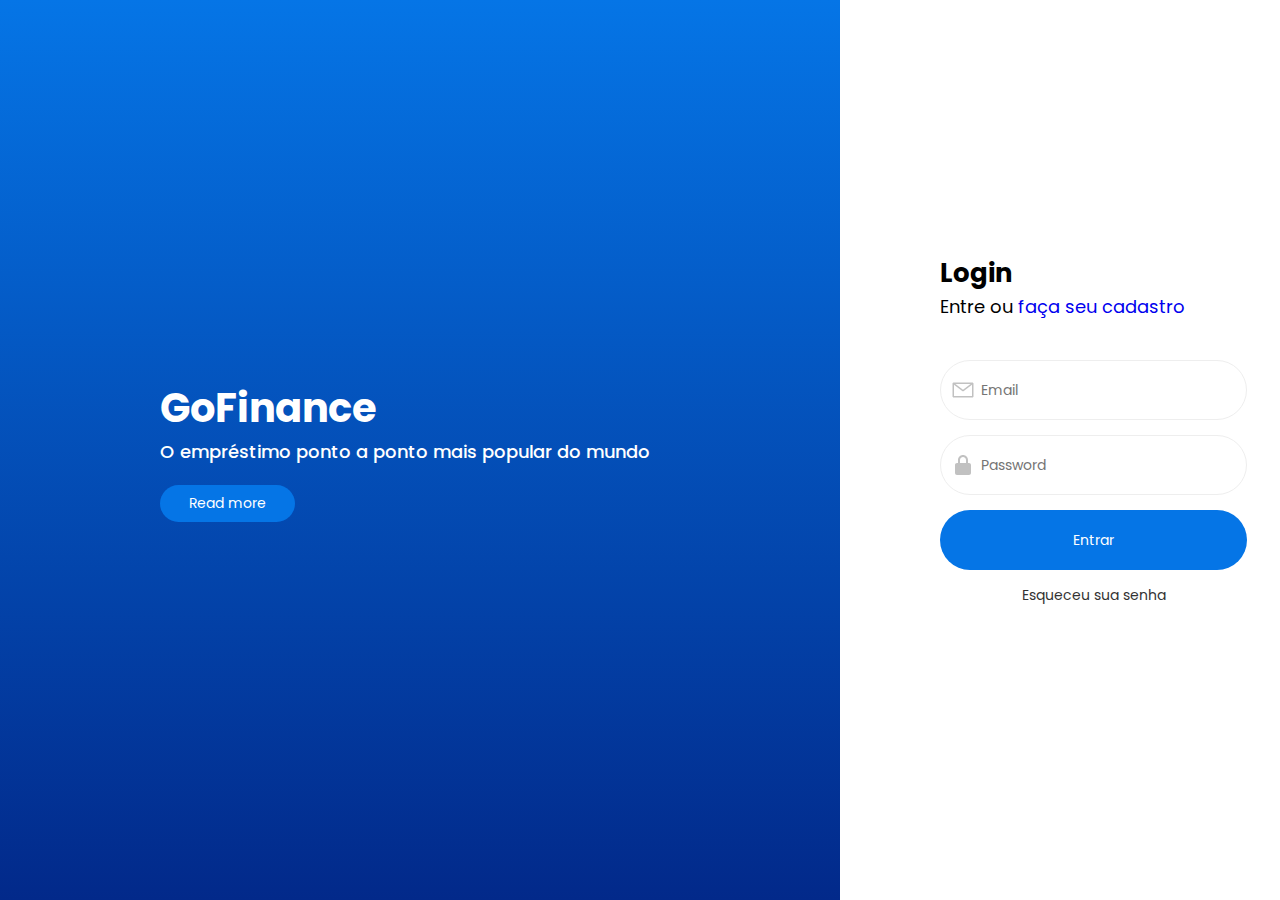
<file: index.html>
<!DOCTYPE html>
<html lang="en">
<head>
  <meta charset="UTF-8">
  <meta name="viewport" content="width=device-width, initial-scale=1.0">
  <link rel="preconnect" href="https://fonts.googleapis.com">
  <link href="https://fonts.googleapis.com/css2?family=Poppins:wght@400;500;600;700&display=swap" rel="stylesheet">  
<link rel="preconnect" href="https://fonts.gstatic.com" crossorigin>
  
<title>Document</title>
  <link rel="stylesheet" href="Style.css">
</head>
<body>
  <body>
    <div class="content">
      <div class="info-content">
        <h1>GoFinance</h1>
        <p>O empréstimo ponto a ponto mais popular do mundo</p>
        <button type="submit" class="button-info-content">Read more</button>
      </div>

      <div class="login-content">
        <h2>Login</h2>
        <p>Entre ou <a href="/Register.html">faça seu cadastro</a></p>
        <form>
         <input type="email" placeholder="Email" class="email-icon" required>
         <input type="password" placeholder="Password" class="code-icon">
         <button type="submit" class="button-login">Entrar</button>
         <p>Esqueceu sua senha</p>
         </form>
      </div>
    </div>
  </body>
</html>
</file>
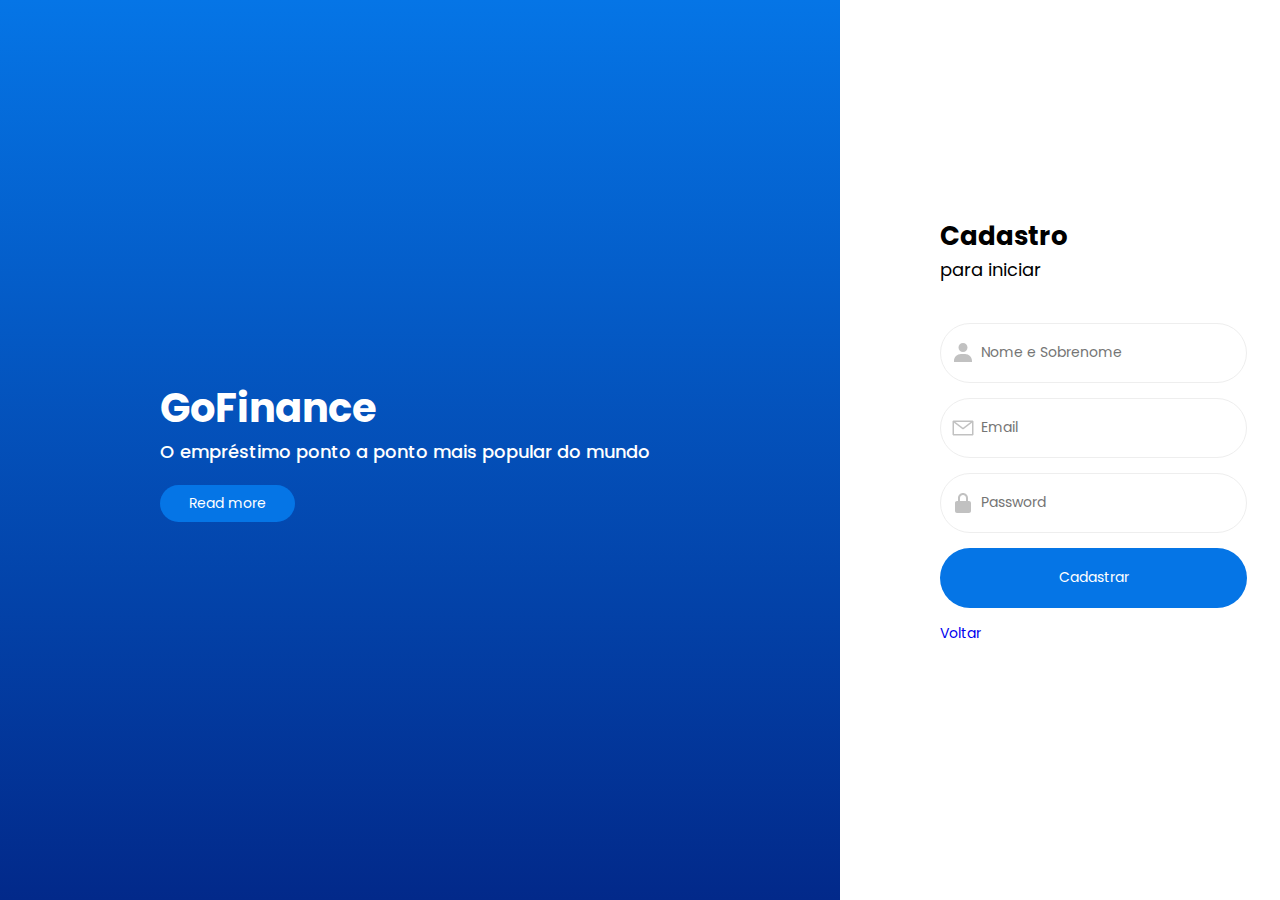
<file: Register.html>
<!DOCTYPE html>
<html lang="en">
<head>
  <meta charset="UTF-8">
  <meta name="viewport" content="width=device-width, initial-scale=1.0">
  <link rel="preconnect" href="https://fonts.googleapis.com">
  <link href="https://fonts.googleapis.com/css2?family=Poppins:wght@400;500;600;700&display=swap" rel="stylesheet">  
<link rel="preconnect" href="https://fonts.gstatic.com" crossorigin>
  
<title>Document</title>
  <link rel="stylesheet" href="Style.css">
</head>
<body>
  <body>
    <div class="content">
      <div class="info-content">
        <h1>GoFinance</h1>
        <p>O empréstimo ponto a ponto mais popular do mundo</p>
        <button type="submit" class="button-info-content">Read more</button>
      </div>
  
      <div class="login-content">
        <h2>Cadastro</h2>
        <p>para iniciar</p>
        <form>
         <input type="text" placeholder="Nome e Sobrenome" class="name-icon" required>
         <input type="email" placeholder="Email" class="email-icon" required>
         <input type="password" placeholder="Password" class="code-icon">
         </form>
        <button type="submit" class="button-login">Cadastrar</button>
        <p><a href="/index.html">Voltar</a></p>
      </div>
    </div>
  </body>
</html>
</file>
<file: Style.css>
* {
  font-family: 'Poppins', sans-serif; !important;
}
h1, h2, h3, h4, h5, h6, p {
  margin: 0;
} 

a {
  text-decoration: none;
}

body {
  height: 100%;
  margin: 0;
  padding: 0;
  background: #ffffff;
  box-sizing: border-box;
}

.content {
  display: flex;
  flex-direction: row;
  align-items: stretch;
  height: 100vh; 
}

.info-content {
  flex: 2; 
  text-align: start;
  color: #fff;
  background-size: 50% 200%;
  background-image: linear-gradient(to bottom, #0575E6, #02298A, #021B79);
  display: flex;
  flex-direction: column;
  justify-content: center;
  padding-left: 160px;
}

.info-content p {
  font-weight: 500;
  font-size: 18px;
}

.info-content h1 {
  font-size: 40px;
}

.login-content {
  flex: 1;
  //text-align: start;
  //align-items: center;
  margin-left: 100px;
  display: flex;
  flex-direction: column;
  align-items: start;
  justify-content: center;
}
.login-content h2 {
  font-size:26px;
  
}
.login-content p {
  font-size:18px;
  margin-bottom: 40px;
}
.login-content p:last-child {
  text-align: center;
  //align-self: center;
  margin-top: 15px;
  font-size: 14px;
  color: #333333;

}
form {
  margin:0;
  flex-direction: column;
  align-items: start;
}
input {
  border: 1px solid #EEEEEE;
  border-radius: 30px;
  display: flex;
  width: 307px;
  height: 60px;
  font-size: 14px;
  padding-left: 40px;
  margin-bottom: 15px;
  box-sizing: border-box;
}
.email-icon {
  background-image: url('assets/mail.svg');
  background-repeat: no-repeat;
  background-position: 10px center; 
}
.code-icon {
  background-image: url('assets/lock.svg');
  background-repeat: no-repeat;
  background-position: 10px center; 
}
.name-icon {
  background-image: url('assets/user.svg');
  background-repeat: no-repeat;
  background-position: 10px center;
}
.button-login {
  color: #fff;
  background-color: #0575E6;
  border: 0;
  border-radius: 30px;
  width: 307px;
  height: 60px;
  font-size: 14px;
}
.button-info-content {
  margin-top: 20px;
  color: #fff;
  background-color: #0575E6;
  border: 0;
  border-radius: 30px;
  width: 135px;
  height: 37px;
  font-size: 14px;
}

@media (max-width: 414px) {
  .content {
    /* background-color: red; */
  }
  .info-content {
    position: inherit;
    margin: 0;
    padding: 0;
    padding-left: 30px;
    flex: 0.3;
  }
  .login-content {
    margin-left: 50px;
  }
  .info-content h1 {
    font-size: 24px;
  }
  .info-content p {
    font-size: 12px;
  }
  .button-info-content {
    display: none;
  }
}
@media (max-width: 820px) {
  .content {
    /* background-color: red; */
    flex-direction: column;
  }
  .info-content {
    position: inherit;
    margin: 0;
    padding: 0;
    padding-left: 30px;
    flex: 0.3;
  }
  .info-content h1 {
    font-size: 24Go px;
  }
  .info-content p {
    font-size: 12px;
  }
  .login-content {
    //margin-left: 200px;
  }
  .button-info-content {
    display: none;
  }
}
</file>
